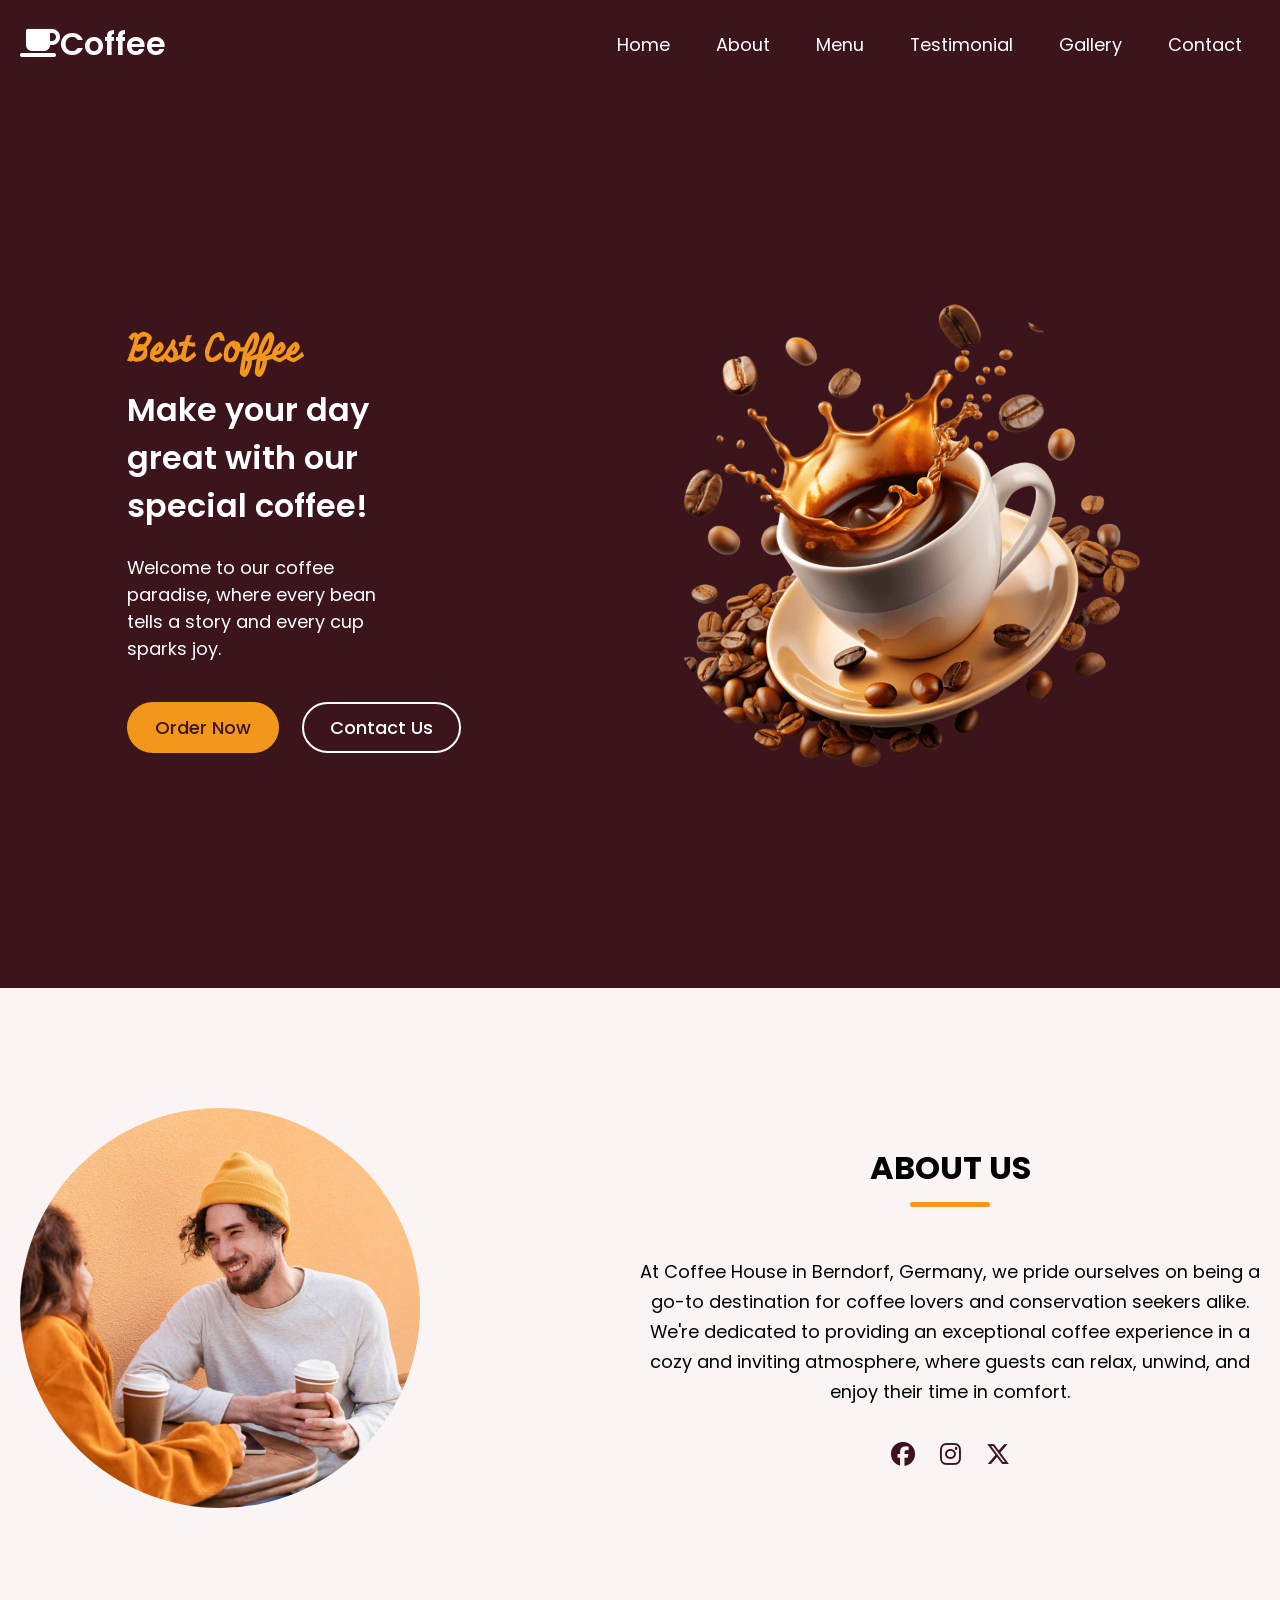
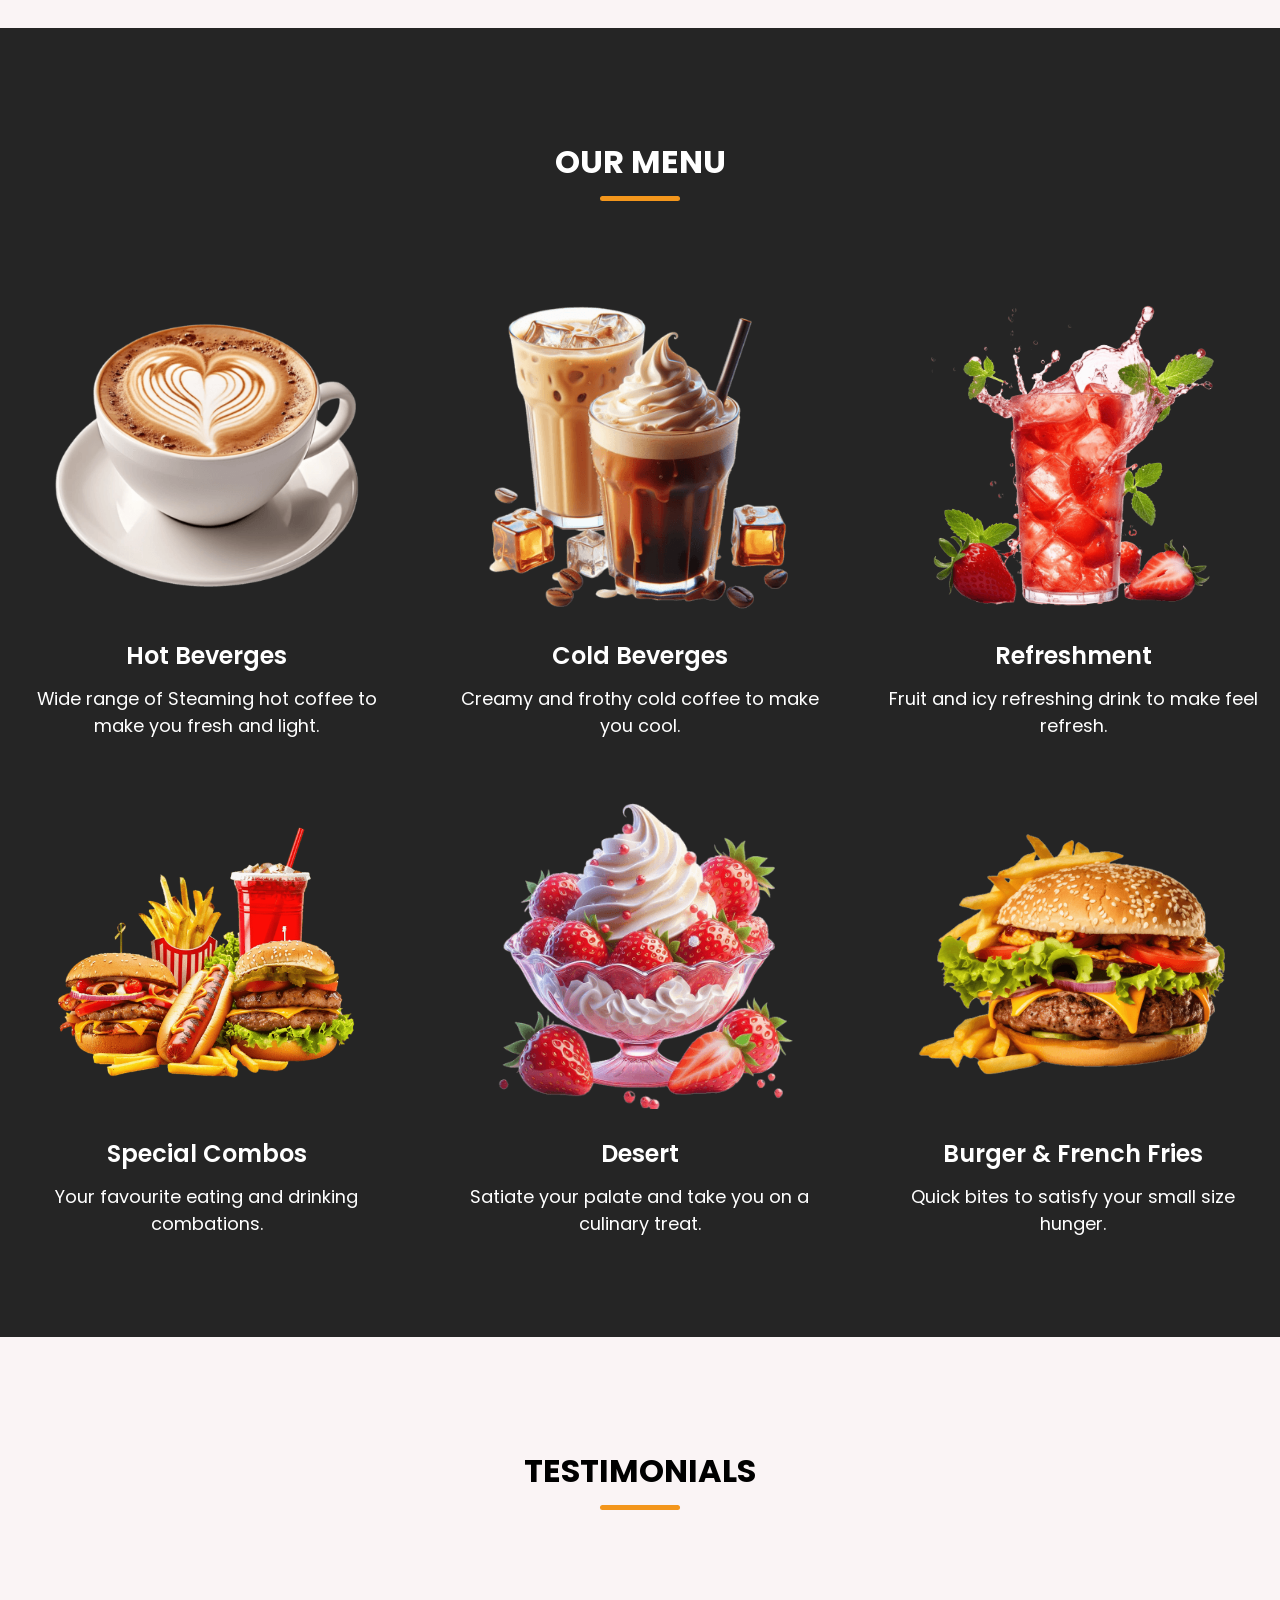
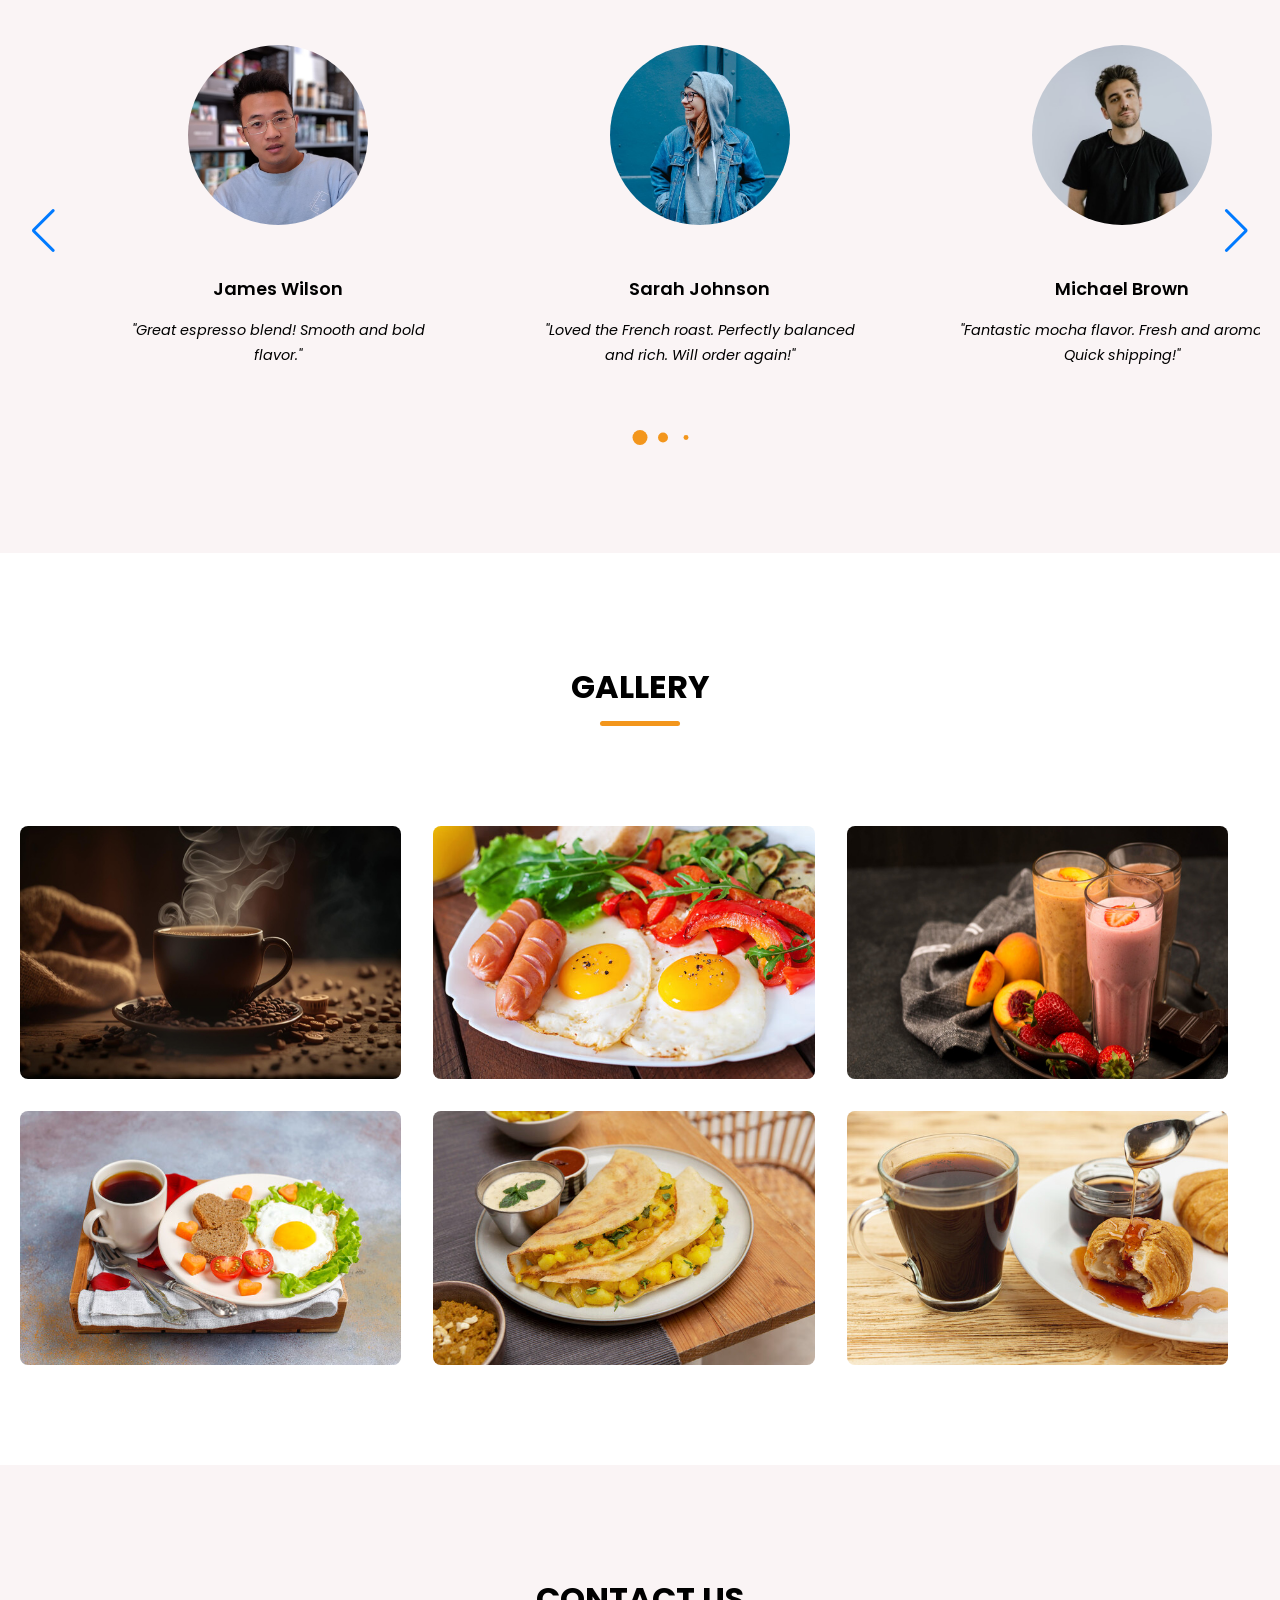
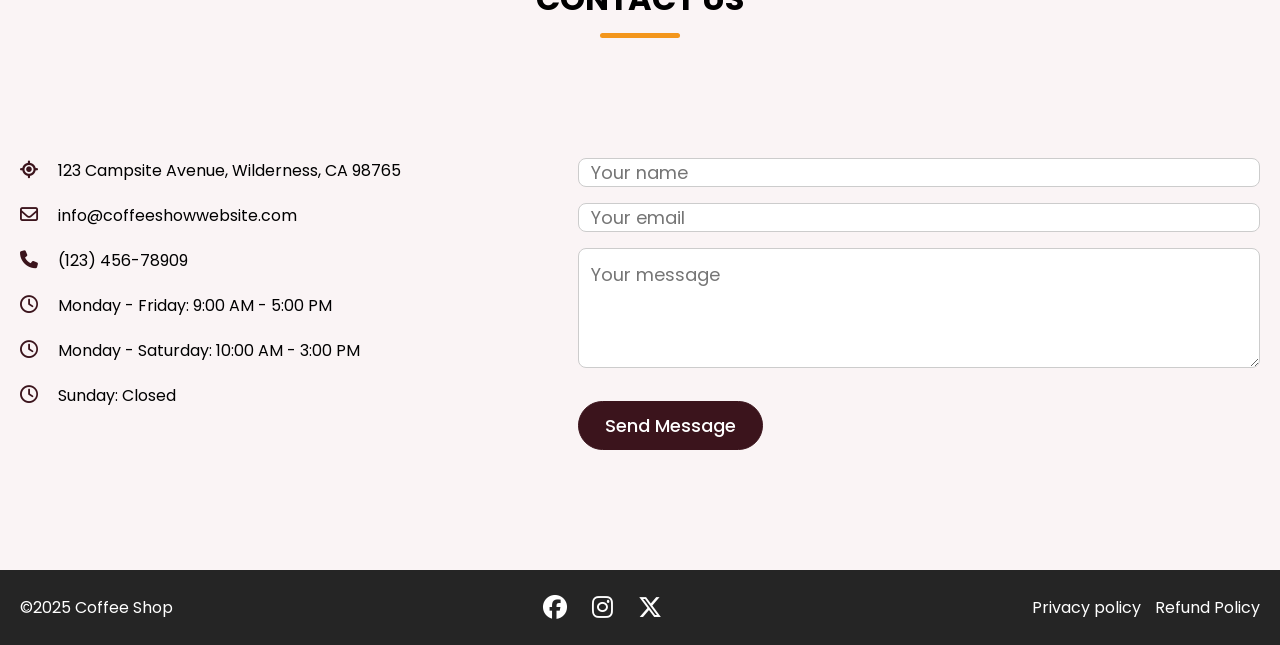
<file: index.html>
<!DOCTYPE html>
<html lang="en">

<head>
    <meta charset="UTF-8">
    <meta name="viewport" content="width=device-width, initial-scale=1.0">
    <title>Document</title>
    <link rel="stylesheet" href="https://cdnjs.cloudflare.com/ajax/libs/font-awesome/6.5.0/css/all.min.css">
    <!-- <link rel="stylesheet" href="https://cdn.jsdelivr.net/npm/swiper@11/swiper-bundle.min.css"> -->
    <!-- Swiper CSS -->
<link rel="stylesheet" href="https://cdn.jsdelivr.net/npm/swiper@11/swiper-bundle.min.css" />

<!-- Swiper JS -->

    <link rel="stylesheet" href="index2.css">

</head>

<body>
    <header>
        <nav class="navbar section-content">
            <a href="#" class="nav-logo">
                <h2 class="logo-text"><i class="fa fa-coffee"></i>Coffee</h2>
            </a>
            <ul class="nav-menu" id="nav-menu">
                <button id="menu-close-button" class="fa fa-times"></button>
                <li class="nav-items">
                    <a href="#" class="nav-link">Home</a>
                </li>
                <li class="nav-items">
                    <a href="#about" class="nav-link">About</a>
                </li>
                <li class="nav-items">
                    <a href="#menu" class="nav-link">Menu</a>
                </li>
                <li class="nav-items">
                    <a href="#testimonials" class="nav-link">Testimonial</a>
                </li>
                <li class="nav-items">
                    <a href="#gallery" class="nav-link">Gallery</a>
                </li>
                <li class="nav-items">
                    <a href="#contact" class="nav-link">Contact</a>
                </li>
            </ul>

            <button id="menu-open-button"><i class="fa fa-bars"></i></button>
        </nav>
    </header>
    <main>

        <section>
            <div class="hero-section">
                <div class="hero-details">
                    <h2 class="title">Best Coffee</h2>
                    <h3 class="subtitle">Make your day great with our special coffee!</h3>
                    <p class="description">Welcome to our coffee paradise, where every bean tells a story and every cup
                        sparks joy.</p>

                    <div class="buttons">
                        <a href="#" class="button order-now">Order Now</a>
                        <a href="#" class="button contact-us">Contact Us</a>
                    </div>
                </div>
                <img src="coffee images/coffee-hero-section.png" alt="Hero" class="hero-img">
            </div>
        </section>

        <section class="about-section" id="about">
            <div class="section-content">
                <div class="about-image-wrapper">
                    <img src="coffee images/about-image.jpg" alt="About" class="about-image">
                </div>
                <div class="about-details">
                    <h2 class="section-title">About Us</h2>
                    <p class="text">At Coffee House in Berndorf, Germany, we pride ourselves on being a go-to destination
                        for coffee lovers and conservation seekers alike. We're dedicated to providing an exceptional
                        coffee experience in a cozy and inviting atmosphere, where guests can relax, unwind, and enjoy
                        their time in comfort.</p>
                    <div class="social-link-list">
                        <a href="#" class="social-link"><i class="fa-brands fa-facebook"></i></a>
                        <a href="#" class="social-link"><i class="fa-brands fa-instagram"></i></a>
                        <a href="#" class="social-link"><i class="fa-brands fa-x-twitter"></i></a>
                    </div>
                </div>
            </div>
        </section>

        <section class="menu-section" id="menu">
            <h2 class="section-title">Our Menu</h2>
            <div class="section-content">
                <ul class="menu-list">
                    <li class="menu-item">
                        <img src="coffee images/hot-beverages.png" alt="Hot Beverges" class="menu-image">
                        <div class="menu-details">
                            <h3 class="name">Hot Beverges</h3>
                            <p class="text">Wide range of Steaming hot coffee to make you fresh and light.</p>
                        </div>
                    </li>
                    <li class="menu-item">
                        <img src="coffee images/cold-beverages.png" alt="Cold Beverges" class="menu-image">
                        <div class="menu-details">
                            <h3 class="name">Cold Beverges</h3>
                            <p class="text">Creamy and frothy cold coffee to make you cool.</p>
                        </div>
                    </li>
                    <li class="menu-item">
                        <img src="coffee images/refreshment.png" alt="Hot Beverges" class="menu-image">
                        <div class="menu-details">
                            <h3 class="name">Refreshment</h3>
                            <p class="text">Fruit and icy refreshing drink to make feel refresh.</p>
                        </div>
                    </li>
                    <li class="menu-item">
                        <img src="coffee images/special-combo.png" alt="Hot Beverges" class="menu-image">
                        <div class="menu-details">
                            <h3 class="name">Special Combos</h3>
                            <p class="text">Your favourite eating and drinking combations.</p>
                        </div>
                    </li>
                    <li class="menu-item">
                        <img src="coffee images/desserts.png" alt="Deserts" class="menu-image">
                        <div class="menu-details">
                            <h3 class="name">Desert</h3>
                            <p class="text">Satiate your palate and take you on a culinary treat.</p>
                        </div>
                    </li>
                    <li class="menu-item">
                        <img src="coffee images/burger-frenchfries.png" alt="Burger & French Fries" class="menu-image">
                        <div class="menu-details">
                            <h3 class="name">Burger & French Fries</h3>
                            <p class="text">Quick bites to satisfy your small size hunger.</p>
                        </div>
                    </li>
                </ul>
            </div>
        </section>


        <section class="testimonials-section" id="testimonials">
            <h2 class="section-title">Testimonials</h2>
            <div class="section-content">
              <div class="slider-container swiper">
                <div class="testimonials-list slider-wrapper swiper-wrapper">
                  <div class="testimonial swiper-slide">
                    <img src="coffee images/user-2.jpg" alt="User" class="user-image">
                    <h3 class="name">James Wilson</h3>
                    <i class="feedback">"Great espresso blend! Smooth and bold flavor."</i>
                  </div>
                  <!-- Add as many testimonial slides as needed -->
                  <div class="testimonial swiper-slide">
                    <img src="coffee images/user-1.jpg" alt="User" class="user-image">
                    <h3 class="name">Sarah Johnson</h3>
                    <i class="feedback">"Loved the French roast. Perfectly balanced and rich. Will order again!"</i>
                  </div>
                  <div class="testimonial swiper-slide">
                      <img src="coffee images/user-3.jpg" alt="User" class="user-image">
                      <h3 class="name">Michael Brown</h3>
                      <i class="feedback">"Fantastic mocha flavor. Fresh and aromatic. Quick shipping!"</i>
                  </div>
                  <div class="testimonial swiper-slide">
                      <img src="coffee images/user-4.jpg" alt="User" class="user-image">
                      <h3 class="name">Emily Harris</h3>
                      <i class="feedback">"Excellent quality! Fresh beans and quick delivery. Highly
                          recommend."</i>
                  </div>
                  <div class="testimonial swiper-slide">
                      <img src="coffee images/user-5.jpg" alt="User" class="user-image">
                      <h3 class="name">Anthony Thompson</h3>
                      <i class="feedback">"Best decaf I've tried! Smooth and flavorful. Arrived promptly."</i>
                  </div>
                </div>
          
                <!-- Pagination & Buttons -->
                <div class="swiper-pagination"></div>
                <div class="swiper-button-prev"></div>
                <div class="swiper-button-next"></div>
              </div>
            </div>
          </section>
          

        <section class="gallery-section" id="gallery">
            <h2 class="section-title">Gallery</h2>
            <div class="section-content">
                <ul class="gallery-list">
                    <li class="gallery-item">
                        <img src="coffee images/gallery-1.jpg" alt="Gallery" class="gallery-image">
                    </li>
                    <li class="gallery-item">
                        <img src="coffee images/gallery-2.jpg" alt="Gallery" class="gallery-image">
                    </li>
                    <li class="gallery-item">
                        <img src="coffee images/gallery-3.jpg" alt="Gallery" class="gallery-image">
                    </li>
                    <li class="gallery-item">
                        <img src="coffee images/gallery-4.jpg" alt="Gallery" class="gallery-image">
                    </li>
                    <li class="gallery-item">
                        <img src="coffee images/gallery-5.jpg" alt="Gallery" class="gallery-image">
                    </li>
                    <li class="gallery-item">
                        <img src="coffee images/gallery-6.jpg" alt="Gallery" class="gallery-image">
                    </li>
                </ul>
            </div>
        </section>

        <section class="contact-section" id="contact">
            <h2 class="section-title">Contact Us</h2>
            <div class="section-content">
                <ul class="contact-info-list">
                    <li class="contact-info">
                        <i class="fa-solid fa-location-crosshairs"></i>
                        <p>123 Campsite Avenue, Wilderness, CA 98765</p>
                    </li>
                    <li class="contact-info">
                        <i class="fa-regular fa-envelope"></i>
                        <p>info@coffeeshowwebsite.com</p>
                    </li>
                    <li class="contact-info">
                        <i class="fa-solid fa-phone"></i>
                        <p>(123) 456-78909</p>
                    </li>
                    <li class="contact-info">
                        <i class="fa-regular fa-clock"></i>
                        <p>Monday - Friday: 9:00 AM - 5:00 PM</p>
                    </li>
                    <li class="contact-info">
                        <i class="fa-regular fa-clock"></i>
                        <p>Monday - Saturday: 10:00 AM - 3:00 PM</p>
                    </li>
                    <li class="contact-info">
                        <i class="fa-regular fa-clock"></i>
                        <p>Sunday: Closed</p>
                    </li>
                </ul>

                <form action="#" class="contact-form">
                    <input type="text" placeholder="Your name" class="form-input" required>
                    <input type="email" placeholder="Your email" class="form-input" required>
                    <textarea placeholder="Your message" class="form-input"></textarea>
                    <button type="submit" class="submit-button">Send Message</button>
                </form>
            </div>
        </section>

        <footer class="footer-section">
            <div class="section-content">
                <p class="copyright-text">&#169;2025 Coffee Shop</p>

                <div class="social-link-list">
                    <a href="#" class="social-link"><i class="fa-brands fa-facebook"></i></a>
                    <a href="#" class="social-link"><i class="fa-brands fa-instagram"></i></a>
                    <a href="#" class="social-link"><i class="fa-brands fa-x-twitter"></i></a>
                </div>

                <p class="policy-text">
                    <a href="#" class="policy-link">Privacy policy</a>
                    <span class="separator"></span>
                    <a href="#" class="policy-link">Refund Policy</a>
                </p>
            </div>
        </footer>
    </main>

    <script src="https://cdn.jsdelivr.net/npm/swiper@11/swiper-bundle.min.js"></script>
    <script src="index2.js"></script>
</body>

</html>
</file>
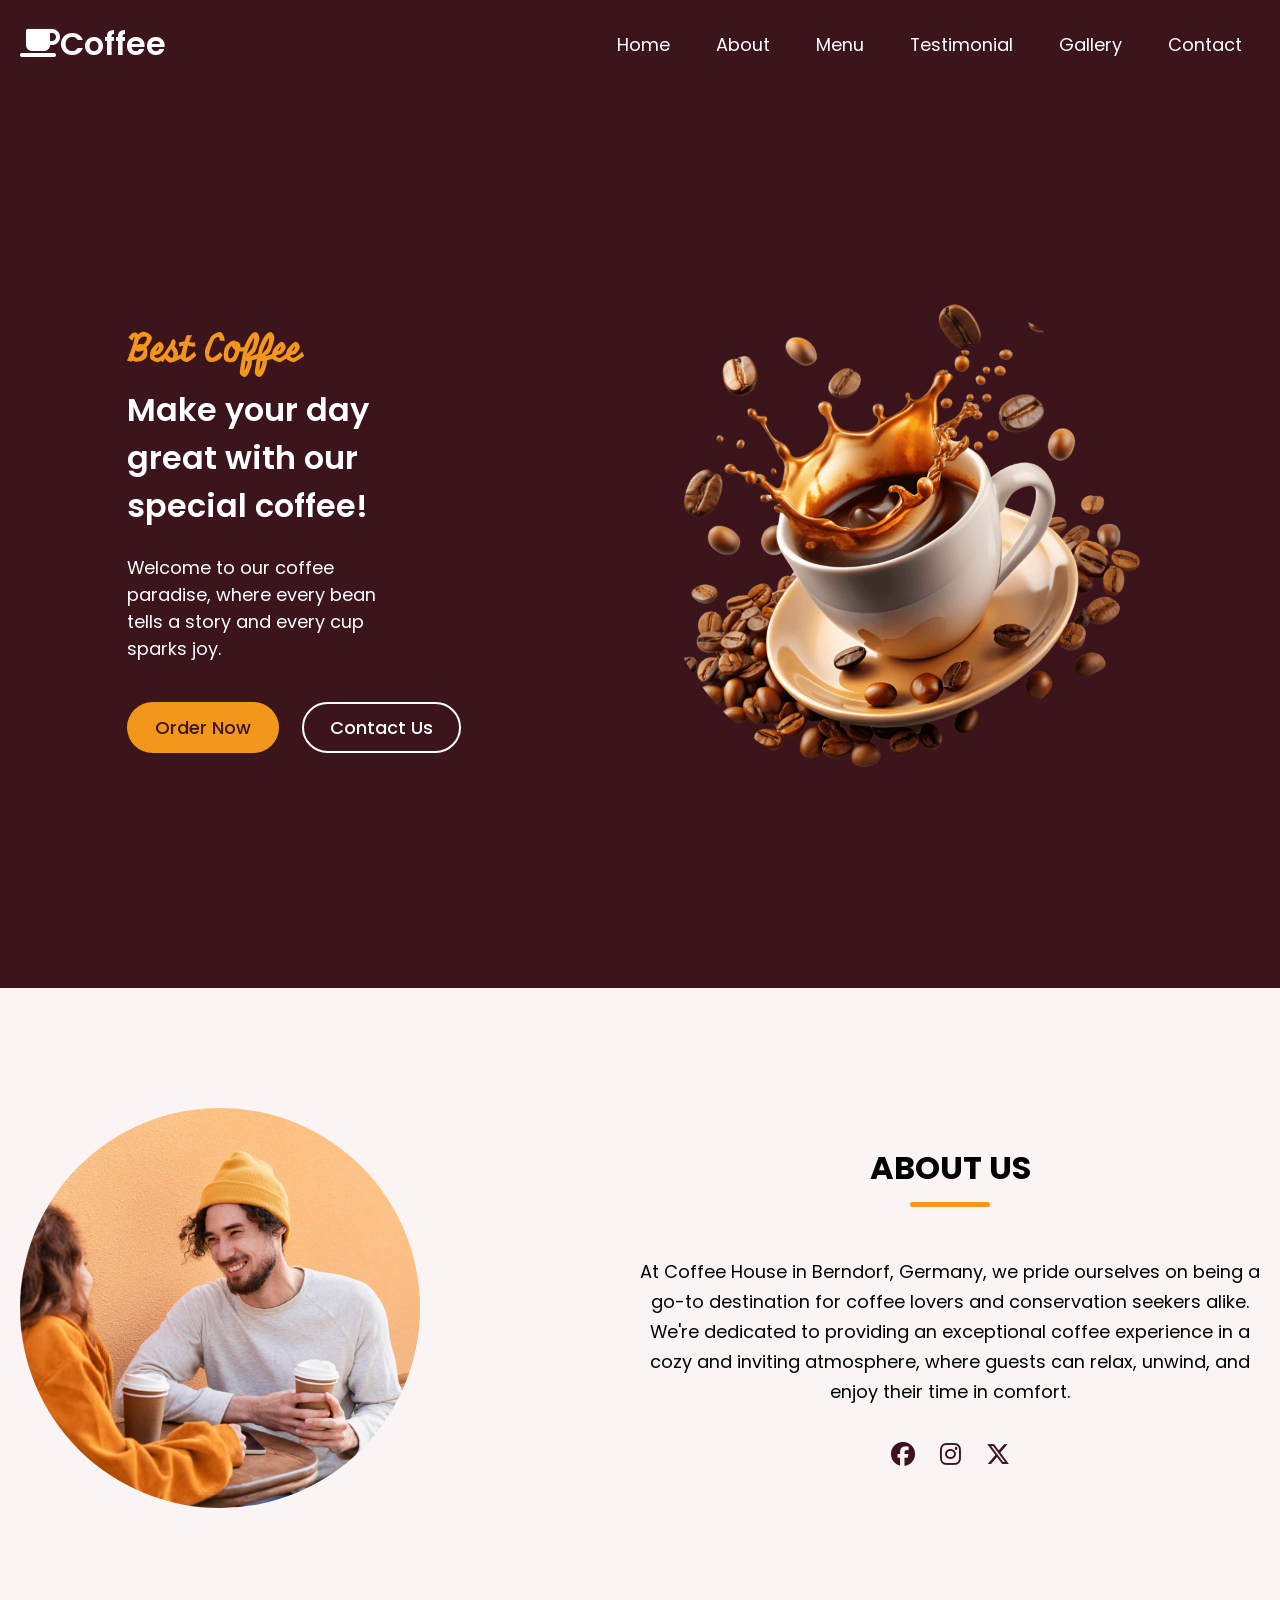
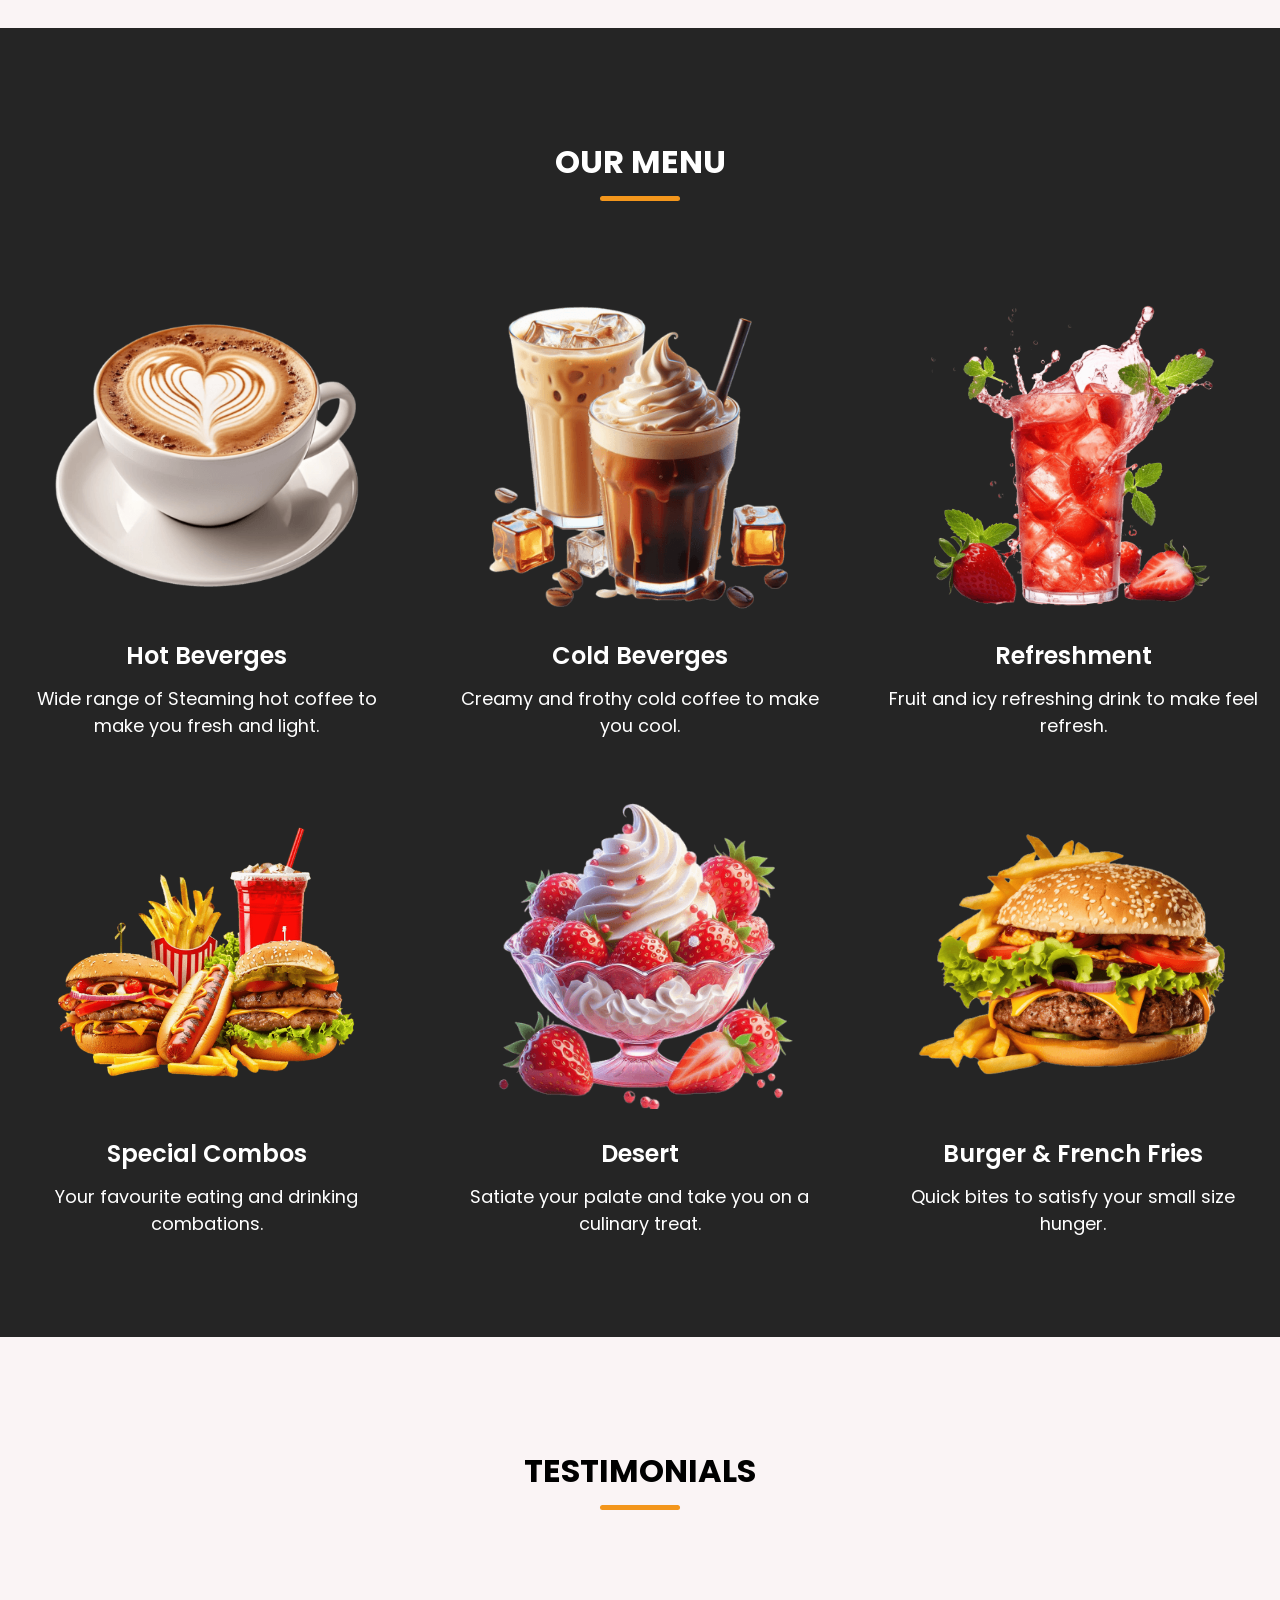
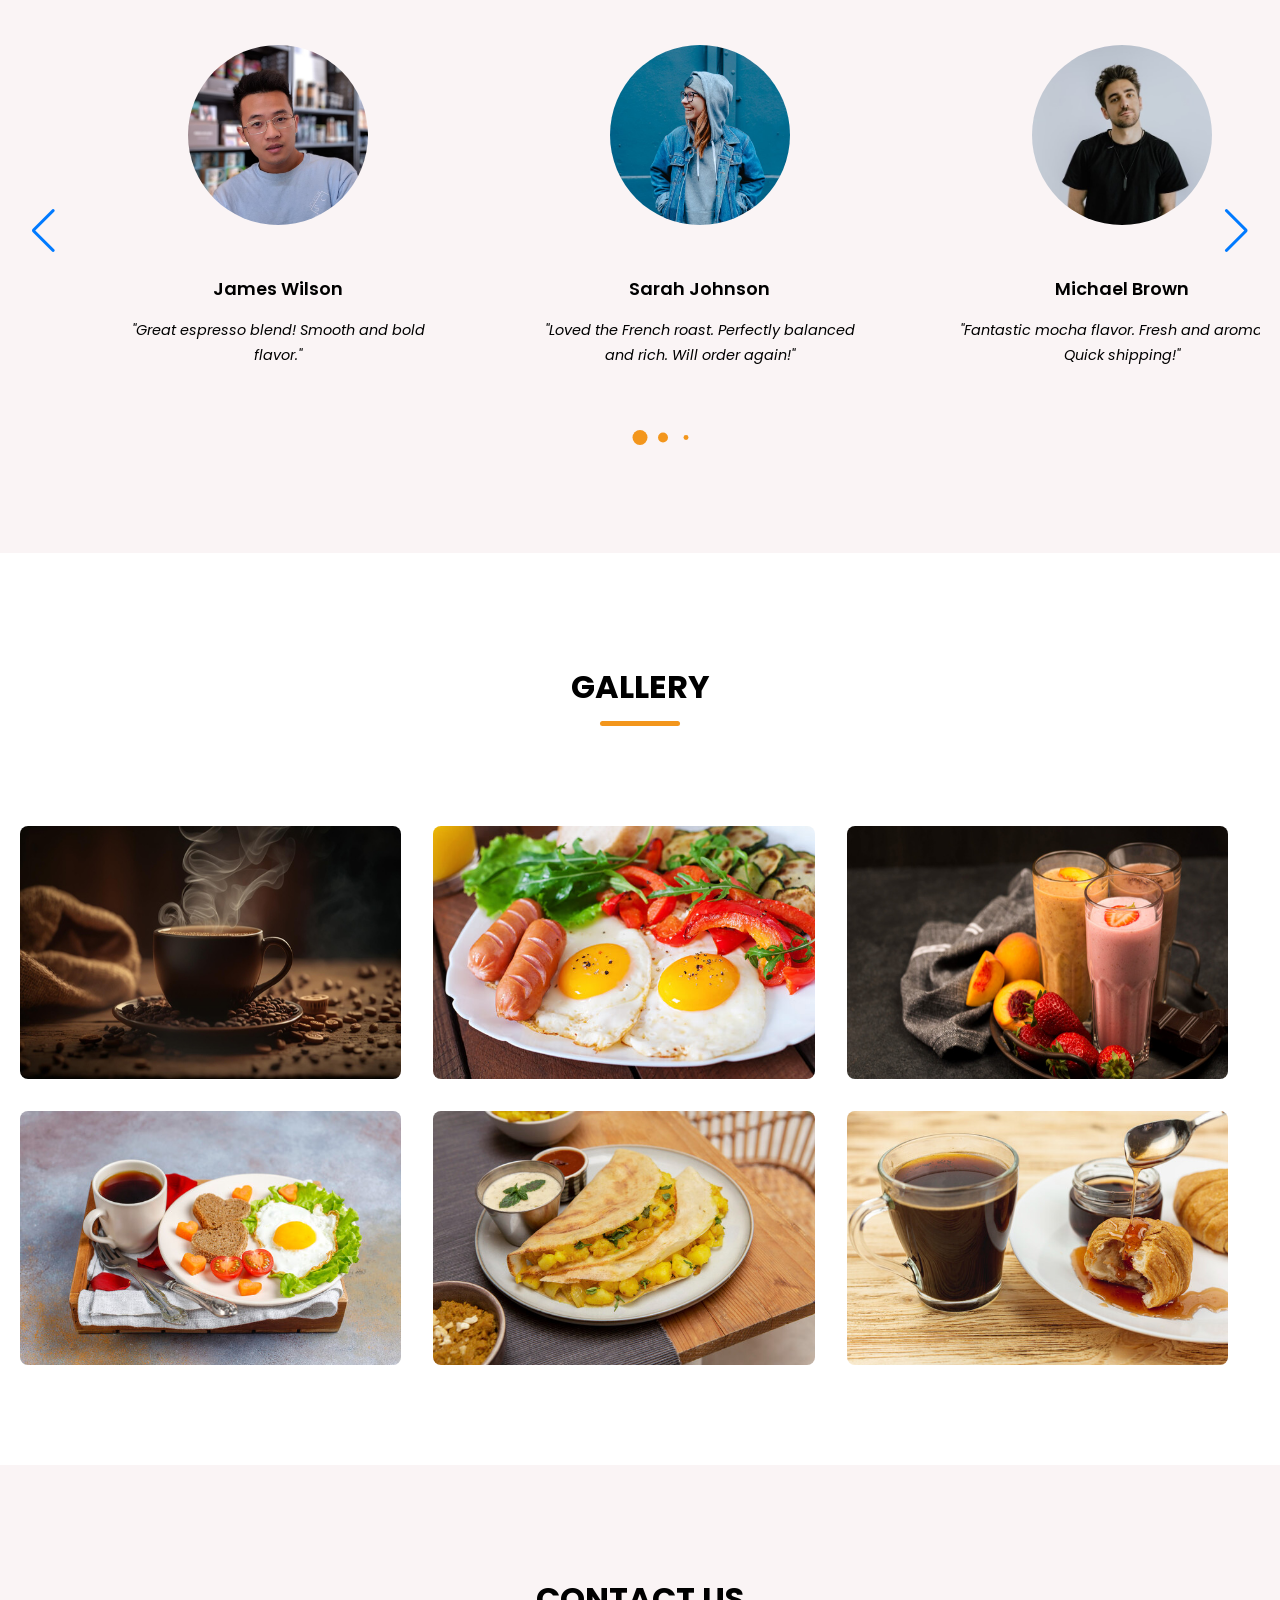
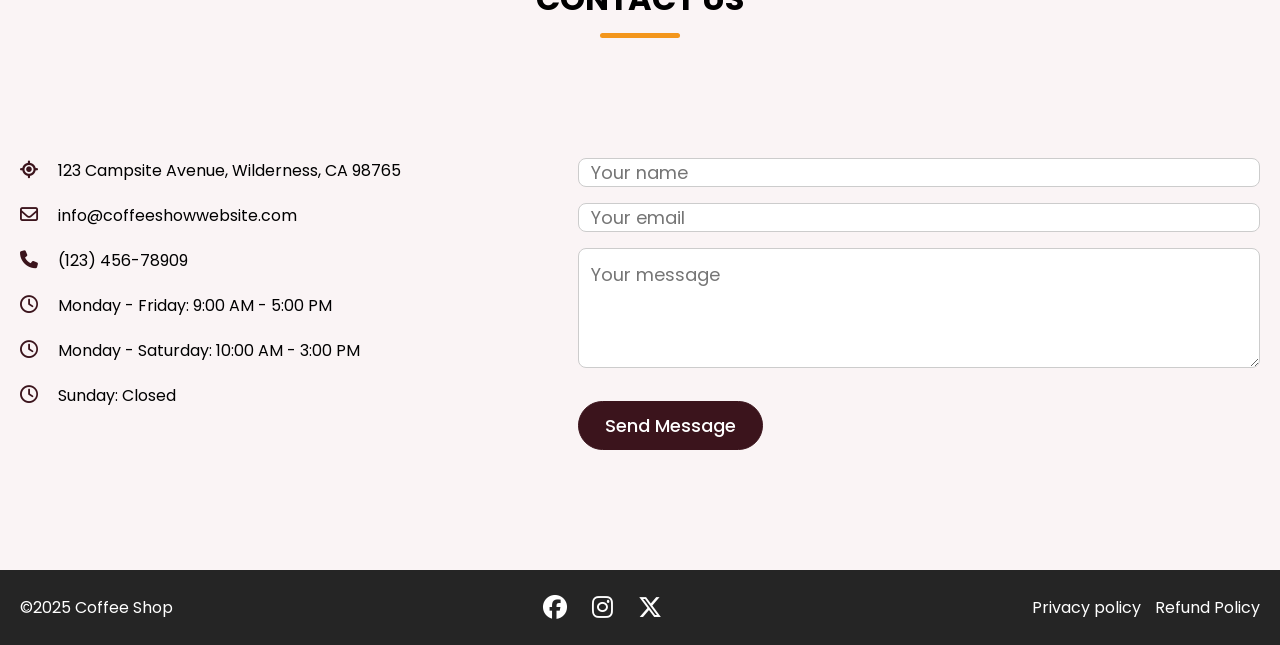
<file: index2.html>
<!DOCTYPE html>
<html lang="en">

<head>
    <meta charset="UTF-8">
    <meta name="viewport" content="width=device-width, initial-scale=1.0">
    <title>Document</title>
    <link rel="stylesheet" href="https://cdnjs.cloudflare.com/ajax/libs/font-awesome/6.5.0/css/all.min.css">
    <!-- <link rel="stylesheet" href="https://cdn.jsdelivr.net/npm/swiper@11/swiper-bundle.min.css"> -->
    <!-- Swiper CSS -->
<link rel="stylesheet" href="https://cdn.jsdelivr.net/npm/swiper@11/swiper-bundle.min.css" />

<!-- Swiper JS -->
<!-- <script src="https://cdn.jsdelivr.net/npm/swiper@11/swiper-bundle.min.js"></script> -->

    <link rel="stylesheet" href="index2.css">

</head>

<body>
    <header>
        <nav class="navbar section-content">
            <a href="#" class="nav-logo">
                <h2 class="logo-text"><i class="fa fa-coffee"></i>Coffee</h2>
            </a>
            <ul class="nav-menu" id="nav-menu">
                <button id="menu-close-button" class="fa fa-times"></button>
                <li class="nav-items">
                    <a href="#" class="nav-link">Home</a>
                </li>
                <li class="nav-items">
                    <a href="#about" class="nav-link">About</a>
                </li>
                <li class="nav-items">
                    <a href="#menu" class="nav-link">Menu</a>
                </li>
                <li class="nav-items">
                    <a href="#testimonials" class="nav-link">Testimonial</a>
                </li>
                <li class="nav-items">
                    <a href="#gallery" class="nav-link">Gallery</a>
                </li>
                <li class="nav-items">
                    <a href="#contact" class="nav-link">Contact</a>
                </li>
            </ul>

            <button id="menu-open-button"><i class="fa fa-bars"></i></button>
        </nav>
    </header>
    <main>

        <section>
            <div class="hero-section">
                <div class="hero-details">
                    <h2 class="title">Best Coffee</h2>
                    <h3 class="subtitle">Make your day great with our special coffee!</h3>
                    <p class="description">Welcome to our coffee paradise, where every bean tells a story and every cup
                        sparks joy.</p>

                    <div class="buttons">
                        <a href="#" class="button order-now">Order Now</a>
                        <a href="#" class="button contact-us">Contact Us</a>
                    </div>
                </div>
                <img src="coffee images/coffee-hero-section.png" alt="Hero" class="hero-img">
            </div>
        </section>

        <section class="about-section" id="about">
            <div class="section-content">
                <div class="about-image-wrapper">
                    <img src="coffee images/about-image.jpg" alt="About" class="about-image">
                </div>
                <div class="about-details">
                    <h2 class="section-title">About Us</h2>
                    <p class="text">At Coffee House in Berndorf, Germany, we pride ourselves on being a go-to destination
                        for coffee lovers and conservation seekers alike. We're dedicated to providing an exceptional
                        coffee experience in a cozy and inviting atmosphere, where guests can relax, unwind, and enjoy
                        their time in comfort.</p>
                    <div class="social-link-list">
                        <a href="#" class="social-link"><i class="fa-brands fa-facebook"></i></a>
                        <a href="#" class="social-link"><i class="fa-brands fa-instagram"></i></a>
                        <a href="#" class="social-link"><i class="fa-brands fa-x-twitter"></i></a>
                    </div>
                </div>
            </div>
        </section>

        <section class="menu-section" id="menu">
            <h2 class="section-title">Our Menu</h2>
            <div class="section-content">
                <ul class="menu-list">
                    <li class="menu-item">
                        <img src="coffee images/hot-beverages.png" alt="Hot Beverges" class="menu-image">
                        <div class="menu-details">
                            <h3 class="name">Hot Beverges</h3>
                            <p class="text">Wide range of Steaming hot coffee to make you fresh and light.</p>
                        </div>
                    </li>
                    <li class="menu-item">
                        <img src="coffee images/cold-beverages.png" alt="Cold Beverges" class="menu-image">
                        <div class="menu-details">
                            <h3 class="name">Cold Beverges</h3>
                            <p class="text">Creamy and frothy cold coffee to make you cool.</p>
                        </div>
                    </li>
                    <li class="menu-item">
                        <img src="coffee images/refreshment.png" alt="Hot Beverges" class="menu-image">
                        <div class="menu-details">
                            <h3 class="name">Refreshment</h3>
                            <p class="text">Fruit and icy refreshing drink to make feel refresh.</p>
                        </div>
                    </li>
                    <li class="menu-item">
                        <img src="coffee images/special-combo.png" alt="Hot Beverges" class="menu-image">
                        <div class="menu-details">
                            <h3 class="name">Special Combos</h3>
                            <p class="text">Your favourite eating and drinking combations.</p>
                        </div>
                    </li>
                    <li class="menu-item">
                        <img src="coffee images/desserts.png" alt="Deserts" class="menu-image">
                        <div class="menu-details">
                            <h3 class="name">Desert</h3>
                            <p class="text">Satiate your palate and take you on a culinary treat.</p>
                        </div>
                    </li>
                    <li class="menu-item">
                        <img src="coffee images/burger-frenchfries.png" alt="Burger & French Fries" class="menu-image">
                        <div class="menu-details">
                            <h3 class="name">Burger & French Fries</h3>
                            <p class="text">Quick bites to satisfy your small size hunger.</p>
                        </div>
                    </li>
                </ul>
            </div>
        </section>


        <section class="testimonials-section" id="testimonials">
            <h2 class="section-title">Testimonials</h2>
            <div class="section-content">
              <div class="slider-container swiper">
                <div class="testimonials-list slider-wrapper swiper-wrapper">
                  <div class="testimonial swiper-slide">
                    <img src="coffee images/user-2.jpg" alt="User" class="user-image">
                    <h3 class="name">James Wilson</h3>
                    <i class="feedback">"Great espresso blend! Smooth and bold flavor."</i>
                  </div>
                  <!-- Add as many testimonial slides as needed -->
                  <div class="testimonial swiper-slide">
                    <img src="coffee images/user-1.jpg" alt="User" class="user-image">
                    <h3 class="name">Sarah Johnson</h3>
                    <i class="feedback">"Loved the French roast. Perfectly balanced and rich. Will order again!"</i>
                  </div>
                  <div class="testimonial swiper-slide">
                      <img src="coffee images/user-3.jpg" alt="User" class="user-image">
                      <h3 class="name">Michael Brown</h3>
                      <i class="feedback">"Fantastic mocha flavor. Fresh and aromatic. Quick shipping!"</i>
                  </div>
                  <div class="testimonial swiper-slide">
                      <img src="coffee images/user-4.jpg" alt="User" class="user-image">
                      <h3 class="name">Emily Harris</h3>
                      <i class="feedback">"Excellent quality! Fresh beans and quick delivery. Highly
                          recommend."</i>
                  </div>
                  <div class="testimonial swiper-slide">
                      <img src="coffee images/user-5.jpg" alt="User" class="user-image">
                      <h3 class="name">Anthony Thompson</h3>
                      <i class="feedback">"Best decaf I've tried! Smooth and flavorful. Arrived promptly."</i>
                  </div>
                </div>
          
                <!-- Pagination & Buttons -->
                <div class="swiper-pagination"></div>
                <div class="swiper-button-prev"></div>
                <div class="swiper-button-next"></div>
              </div>
            </div>
          </section>
          

        <section class="gallery-section" id="gallery">
            <h2 class="section-title">Gallery</h2>
            <div class="section-content">
                <ul class="gallery-list">
                    <li class="gallery-item">
                        <img src="coffee images/gallery-1.jpg" alt="Gallery" class="gallery-image">
                    </li>
                    <li class="gallery-item">
                        <img src="coffee images/gallery-2.jpg" alt="Gallery" class="gallery-image">
                    </li>
                    <li class="gallery-item">
                        <img src="coffee images/gallery-3.jpg" alt="Gallery" class="gallery-image">
                    </li>
                    <li class="gallery-item">
                        <img src="coffee images/gallery-4.jpg" alt="Gallery" class="gallery-image">
                    </li>
                    <li class="gallery-item">
                        <img src="coffee images/gallery-5.jpg" alt="Gallery" class="gallery-image">
                    </li>
                    <li class="gallery-item">
                        <img src="coffee images/gallery-6.jpg" alt="Gallery" class="gallery-image">
                    </li>
                </ul>
            </div>
        </section>

        <section class="contact-section" id="contact">
            <h2 class="section-title">Contact Us</h2>
            <div class="section-content">
                <ul class="contact-info-list">
                    <li class="contact-info">
                        <i class="fa-solid fa-location-crosshairs"></i>
                        <p>123 Campsite Avenue, Wilderness, CA 98765</p>
                    </li>
                    <li class="contact-info">
                        <i class="fa-regular fa-envelope"></i>
                        <p>info@coffeeshowwebsite.com</p>
                    </li>
                    <li class="contact-info">
                        <i class="fa-solid fa-phone"></i>
                        <p>(123) 456-78909</p>
                    </li>
                    <li class="contact-info">
                        <i class="fa-regular fa-clock"></i>
                        <p>Monday - Friday: 9:00 AM - 5:00 PM</p>
                    </li>
                    <li class="contact-info">
                        <i class="fa-regular fa-clock"></i>
                        <p>Monday - Saturday: 10:00 AM - 3:00 PM</p>
                    </li>
                    <li class="contact-info">
                        <i class="fa-regular fa-clock"></i>
                        <p>Sunday: Closed</p>
                    </li>
                </ul>

                <form action="#" class="contact-form">
                    <input type="text" placeholder="Your name" class="form-input" required>
                    <input type="email" placeholder="Your email" class="form-input" required>
                    <textarea placeholder="Your message" class="form-input"></textarea>
                    <button type="submit" class="submit-button">Send Message</button>
                </form>
            </div>
        </section>

        <footer class="footer-section">
            <div class="section-content">
                <p class="copyright-text">&#169;2025 Coffee Shop</p>

                <div class="social-link-list">
                    <a href="#" class="social-link"><i class="fa-brands fa-facebook"></i></a>
                    <a href="#" class="social-link"><i class="fa-brands fa-instagram"></i></a>
                    <a href="#" class="social-link"><i class="fa-brands fa-x-twitter"></i></a>
                </div>

                <p class="policy-text">
                    <a href="#" class="policy-link">Privacy policy</a>
                    <span class="separator"></span>
                    <a href="#" class="policy-link">Refund Policy</a>
                </p>
            </div>
        </footer>
    </main>

    <script src="https://cdn.jsdelivr.net/npm/swiper@11/swiper-bundle.min.js"></script>
    <script src="index2.js"></script>
</body>

</html>
</file>
<file: index2.css>
@import url('https://fonts.googleapis.com/css2?family=Miniver&family=Poppins:ital,wght@0,100;0,200;0,300;0,400;0,500;0,600;0,700;0,800;0,900;1,100;1,200;1,300;1,400;1,500;1,600;1,700;1,800;1,900&family=Roboto&display=swap');

* {
    margin: 0;
    padding: 0;
    box-sizing: border-box;
    font-family: "Poppins", sans-serif;
}

:root {
    --white-color: #fff;
    --dark-color: #252525;
    --primary-color: #3b141c;
    --secondary-color: #f3961c;
    --light-pink-color: #faf4f5;
    --medium-gray-color: #ccc;

    --font-size-s: 0.9rem;
    --font-size-n: 1rem;
    --font-size-m: 1.12rem;
    --font-size-l: 1.5rem;
    --font-size-xl: 2rem;
    --font-size-xxl: 2.3rem;

    --font-weight-normal: 400;
    --font-weight-medium: 500;
    --font-weight-semibold: 600;
    --font-weight-bold: 700;

    --border-radius-s: 8px;
    --border-radius-m: 30px;
    --border-radius-circle: 50%;

    --site-max-width: 1300px;
}

html{
    scroll-behavior: smooth;
}
ul {
    list-style: none;
}

a {
    text-decoration: none;
}

button {
    cursor: pointer;
    border: none;
    background: none;
}

img {
    width: 100%;
    display: block;
}

.section-content {
    margin: 0 auto;
    max-width: var(--site-max-width);
    padding: 0 20px;
}



.section-title {
    text-align: center;
    padding: 60px 0 100px;
    text-transform: uppercase;
    font-size: var(--font-size-xl);
    position: relative;
}

.section-title::after {
    content: "";
    width: 80px;
    height: 5px;
    display: block;
    margin: 10px auto 0;
    border-radius: var(--border-radius-s);
    background: var(--secondary-color);
}

header{
    background: var(--primary-color);
    /* position: fixed; 
     width: 100%;
     z-index: 5; */
}

.navbar {
    display: flex;
    padding: 20px;
    align-items: center;
    justify-content: space-between;
}

 .logo-text {
    color: var(--white-color);
    font-size: var(--font-size-xl);
    font-weight: var(--font-weight-semibold);
}

.nav-menu {
    display: flex;
    gap: 10px;
    align-items: center;
}

.nav-link {
    padding: 10px 18px;
    border-radius: var(--border-radius-m);
    font-size: var(--font-size-m);
    color: var(--white-color);
    transition: 0.3s ease;
}

.nav-link:hover {
    background: var(--secondary-color);
    color: var(--primary-color);
}


#menu-close-button,
#menu-open-button {
    display: none;
}



/* Hero Section CSS */
.hero-page{
    background: var(--primary-color);
}
.hero-section {
    min-height: 100vh;

    background: var(--primary-color);
    display: flex;
    flex-direction: row;
    flex-wrap: wrap;
    align-items: center;
    align-content: center;
    justify-content: space-evenly;
    color: var(--white-color);

    .hero-details{
        max-width: 400px;
        align-items: center;

        .title {
            font-size: var(--font-size-xxl);
            color: var(--secondary-color);
            font-family: 'Miniver', cursive;
        }

        .subtitle {
            font-size: var(--font-size-xl);
            margin-top: 8px;
            max-width: 70%;
            font-weight: var(--font-weight-semibold);
        }

        .description {
            font-size: var(--font-size-m);
            max-width: 70%;
            margin: 24px 0 40px;
        }
        
        .buttons {
            display: flex;
            gap: 23px;
            flex-wrap: wrap;

            .order-now, .contact-us {
                padding: 10px 26px;
                background: var(--secondary-color);
                color: var(--primary-color);
                border-radius: var(--border-radius-m);
                font-weight: var(--font-weight-medium);
                font-size: var(--font-size-m);
                border: 2px solid transparent;
                transition: 0.3s ease;
                min-width: 140px;
                text-align: center;
            }

            .order-now:hover {
                background: transparent;
                border-color: var(--white-color);
                color: var(--white-color);
            }

            .contact-us {
                padding: 10px 26px;
                background: transparent;
                color: var(--white-color);
                border: 2px solid var(--white-color);
                border-radius: var(--border-radius-m);
                font-weight: var(--font-weight-medium);
                transition: 0.3s ease;
            }
            .contact-us:hover {
                background: var(--secondary-color);
                color: var(--primary-color);
                border-color: var(--secondary-color);
            }
        }
    }

    img{
        width: 500px;
        aspect-ratio: 1;
        object-fit: cover;
        border-radius: var(--border-radius-circle);
    }
}


/* About Section CSS */


.image-wrapper {
    max-width: 500px;
    margin-left: 30px;
}




.about-section {
    padding: 120px 0;
    background: var(--light-pink-color);
}

.about-section .section-content {
    display: flex;
    gap: 50px;
    align-items: center;
    justify-content: space-between;
}

 .about-image {
    width: 400px;
    height: 400px;
    object-fit: cover;
    border-radius: var(--border-radius-circle);
}


 .about-details .section-title {
    padding: 0;
}

 .about-details {
    max-width: 50%;
}


 .about-details .text {
    line-height: 30px;
    margin: 50px 0 30px;
    text-align: center;
    font-size: var(--font-size-m);
}


 .social-link-list {
    display: flex;
    gap: 25px;
    justify-content: center;
}

.social-link {
    color: var(--primary-color);
    font-size: var(--font-size-l);
    transition: 0.2s ease;
}

.social-link:hover {
    color: var(--secondary-color);
}

.menu-section {
    color: var(--white-color);
    background-color: var(--dark-color);
    padding: 50px 0 100px;
}


.menu-section .menu-list {
    display: flex;
    flex-wrap: wrap;
    gap: 60px;
    align-items: center;
    justify-content: center;
}



.menu-section .menu-item {
    display: flex;
    align-items: center;
    text-align: center;
    flex-direction: column;
    justify-content: space-between;
    width: calc((100% / 3) - 40px);
}

.menu-section .menu-item .menu-image {
    max-width: 83%;
    aspect-ratio: 1;
    margin-bottom: 15px;
    object-fit: contain;
}

.menu-section .menu-item .name {
    margin: 12px 0;
    font-size: var(--font-size-l);
    font-weight: var(--font-weight-semibold);
}

.menu-section .menu-item .text {
    font-size: var(--font-size-m);
}

.testimonials-section {
    padding: 50px 0 100px;
    background: var(--light-pink-color);
}

.testimonials-section .slider-wrapper {
    /* overflow: hidden; */
    margin: 0 60px 50px;
}

.testimonials-section .testimonial {
    user-select: none;
    display: flex;
    padding: 35px;
    text-align: center;
    flex-direction: column;
    align-items: center;
}


.testimonials-section .testimonial .user-image {
    width: 180px;
    height: 180px;
    object-fit: cover;
    margin-bottom: 50px;
    border-radius: var(--border-radius-circle);
}

.testimonials-section .testimonial .name {
    margin-bottom: 16px;
    font-size: var(--font-size-m);
    font-weight: var(--font-weight-semibold);
}

.testimonials-section .testimonial .feedback {
    line-height: 25px;
    font-size: var(--font-size-s);
    max-width: 600px;
}

.testimonials-section .swiper-pagination-bullet {
    width: 15px;
    height: 15px;
    opacity: 1;
    background: var(--secondary-color);
    margin: 0 4px;
}

.testimonials-section .swiper-slide-button {
    margin-top: -50px;
    color: var(--secondary-color);
    transition: 0.3s ease;
}

.testimonials-section .swiper-slide-button:hover {
    color: var(--primary-color);
}

.gallery-section {
    padding: 50px 0 100px;
}

.gallery-section .gallery-list {
    display: flex;
    flex-wrap: wrap;
    gap: 32px;
}

.gallery-section .gallery-list .gallery-item {
    overflow: hidden;
    border-radius: var(--border-radius-s);
    width: calc((100% / 3) - 32px);
}

.gallery-section .gallery-item .gallery-image {
    width: 100%;
    height: 100%;
    cursor: zoom-in;
    transition: 0.3s ease;
}

.gallery-section .gallery-item:hover .gallery-image {
    transform: scale(1.1);
}


.contact-section{
    padding: 50px 0 100px;
    background: var(--light-pink-color);
}


.contact-section .section-content{
    display: flex;
    gap: 48px;
    align-items: flex-start;
    justify-content: space-between;
    flex-wrap: wrap;
}

.contact-info-list .contact-info{
display: flex;
gap: 20px;
margin: 20px 0;
align-items: center;
}

.contact-info-list .contact-info i{
    font-size: var(--font-size-m);
    color: var(--primary-color);
}

.contact-info .contact-form .form-input{
    width: 100%;
    height: 50%;
    padding: 0 12px;
    outline: none;
    margin-bottom: 16px;
    background: var(--white-color);
    border-radius: var(--border-radius-s);
    border: 1px solid var(--medium-gray-color);
}


.contact-form {
    max-width: 55%;
    width: 100%;
    padding-block: 20px;
}

.contact-form .form-input{
    width: 100%;
    height: 50%;
    padding: 0 12px;
    outline: none;
    margin-bottom: 16px;
    background:var(--white-color);
    border-radius: var(--border-radius-s);
    border: 1px solid var(--medium-gray-color);
    font-size: var(--font-size-m);
}

.contact-form .form-input:focus{
    border-color: var(--secondary-color);
}

.contact-form textarea.form-input{
    height: 120px;
    padding: 12px;
    resize: vertical;
}


.contact-form .submit-button{
    padding: 10px 26px;
    margin-top: 10px;
    color: var(--white-color);
    font-size: var(--font-size-m);
    font-weight: var(--font-weight-medium);
    background: var(--primary-color);
    border-radius: var(--border-radius-m);
    border: 1px solid var(--primary-color);
    transition: 0.3s ease;
}


.contact-form .submit-button:hover{
    color: var(--primary-color);
    background: transparent;
}

.footer-section{
    padding: 20px 0;
    background: var(--dark-color);
}

.footer-section .section-content{
    display: flex;
    align-items: center;
    justify-content: space-between;
}

.footer-section :where(.copyright-text, .social-link, .policy-link){
    color: var(--white-color);
    transition: 0.2s ease;
}

.footer-section .social-link-list{
    display: flex;
    gap: 25px;
}

.footer-section .social-link-list .social-link{
    font-size: var(--font-size-l);
}

.footer-section .social-link-list .social-link:hover{
    color: var(--secondary-color);
}

.footer-section .policy-text .separator{
    margin: 0 5px;
color: var(--secondary-color);
}

@media screen and (max-width:1024px) {
    .menu-section .menu-list {
        gap: 60px;
    }

    .menu-section .menu-list .menu-item {
        width: calc(100% / 3-110px);
    }
}

@media screen and (max-width:900px) {
    :root {
        --font-size-m: 1rem;
        --font-size-l: 1.3rem;
        --font-size-xl: 1.5rem;
        --font-size-xxl: 1.8rem;
    }

    body.show-mobile-menu header::before {
        content: "";
        position: fixed;
        left: 0;
        top: 0;
        height: 100%;
        width: 100%;
        backdrop-filter: blur(5px);
        background: rgba(0, 0, 0, 0.2);
    }

    #menu-close-button,
    #menu-open-button {
        font-size: var(--font-size-l);
        display: block;
        color: var(--white-color);
    }

    #menu-close-button {
        position: absolute;
        right: 30px;
        top: 30px;
    }

    .nav-menu {
        display: none;
        flex-direction: column;
        position: fixed;
        top: 0;
        right: 0;
        background: var(--white-color);
        width: 300px;
        height: 100%;
        padding-top: 100px;
        /* transition: left 0.2s ease; */
    }
    #menu-open-button {
        display: block;
    }

    body.show-mobile-menu .nav-menu {
        display: flex;
        gap: 30px;
        z-index: 10;

        button {
            position: absolute;
            top: 30px;
            right: 30px;
            color: var(--dark-color);
        }
    }

    /* .nav-menu.active {
        display: flex;
    } */

    .nav-link {
        color: var(--dark-color);
        font-size: var(--font-size-l);
        margin: 10px 0;
    }

    .nav-link:hover {
        background: var(--primary-color);
        color: var(--white-color);
      }

    .hero-section .section-content {
        gap: 50px;
        text-align: center;
        padding: 30px 20px 20px;
        flex-direction: column-reverse;
        justify-content: center;
    }

     .hero-details .subtitle, .hero-details .description,
     .about-details, .content-section .contact-form{
        max-width: 100%;
    }

    .buttons {
        justify-content: center;
    }

     .hero-image-wrapper {
        max-width: 270px;
        margin-right: 0 auto;
    }

    .about-section .section-content {
        gap: 70px;
        flex-direction: column;
    }

     .about-image {
        width: 100%;
        height: auto;
        max-width: 250px;
        aspect-ratio: 1;
        margin: 0 auto;
    }

    .menu-section .menu-list {
        gap: 30px;
    }

    .menu-section .menu-item {
        width: calc(50% -30px);
    }

    .menu-section .menu-item .menu-image {
        max-width: 200px;
    }

    .gallery-section .gallery-list {
        gap: 30px;
    }

    .gallery-section .gallery-list .gallery-item {
        width: calc((100% / 2) - 30px);
    }

    .contact-section .section-content{
        align-items: center;
        flex-direction: column-reverse;
    }
}

@media screen and (max-width:640px) {
    .menu-section .menu-list {
        gap: 60px;
    }

    .menu-section .menu-item,
    .gallery-section .gallery-list .gallery-item {
        width: 100%
    }

    .testimonials-section .slider-wrapper {
        margin: 0 0 30px;
    }

    .testimonials-section .swipper-slide-button {
        display: none;
    }
    .footer-section .section-content{
        flex-direction: column;
        gap: 20px;
    }
}
</file>
